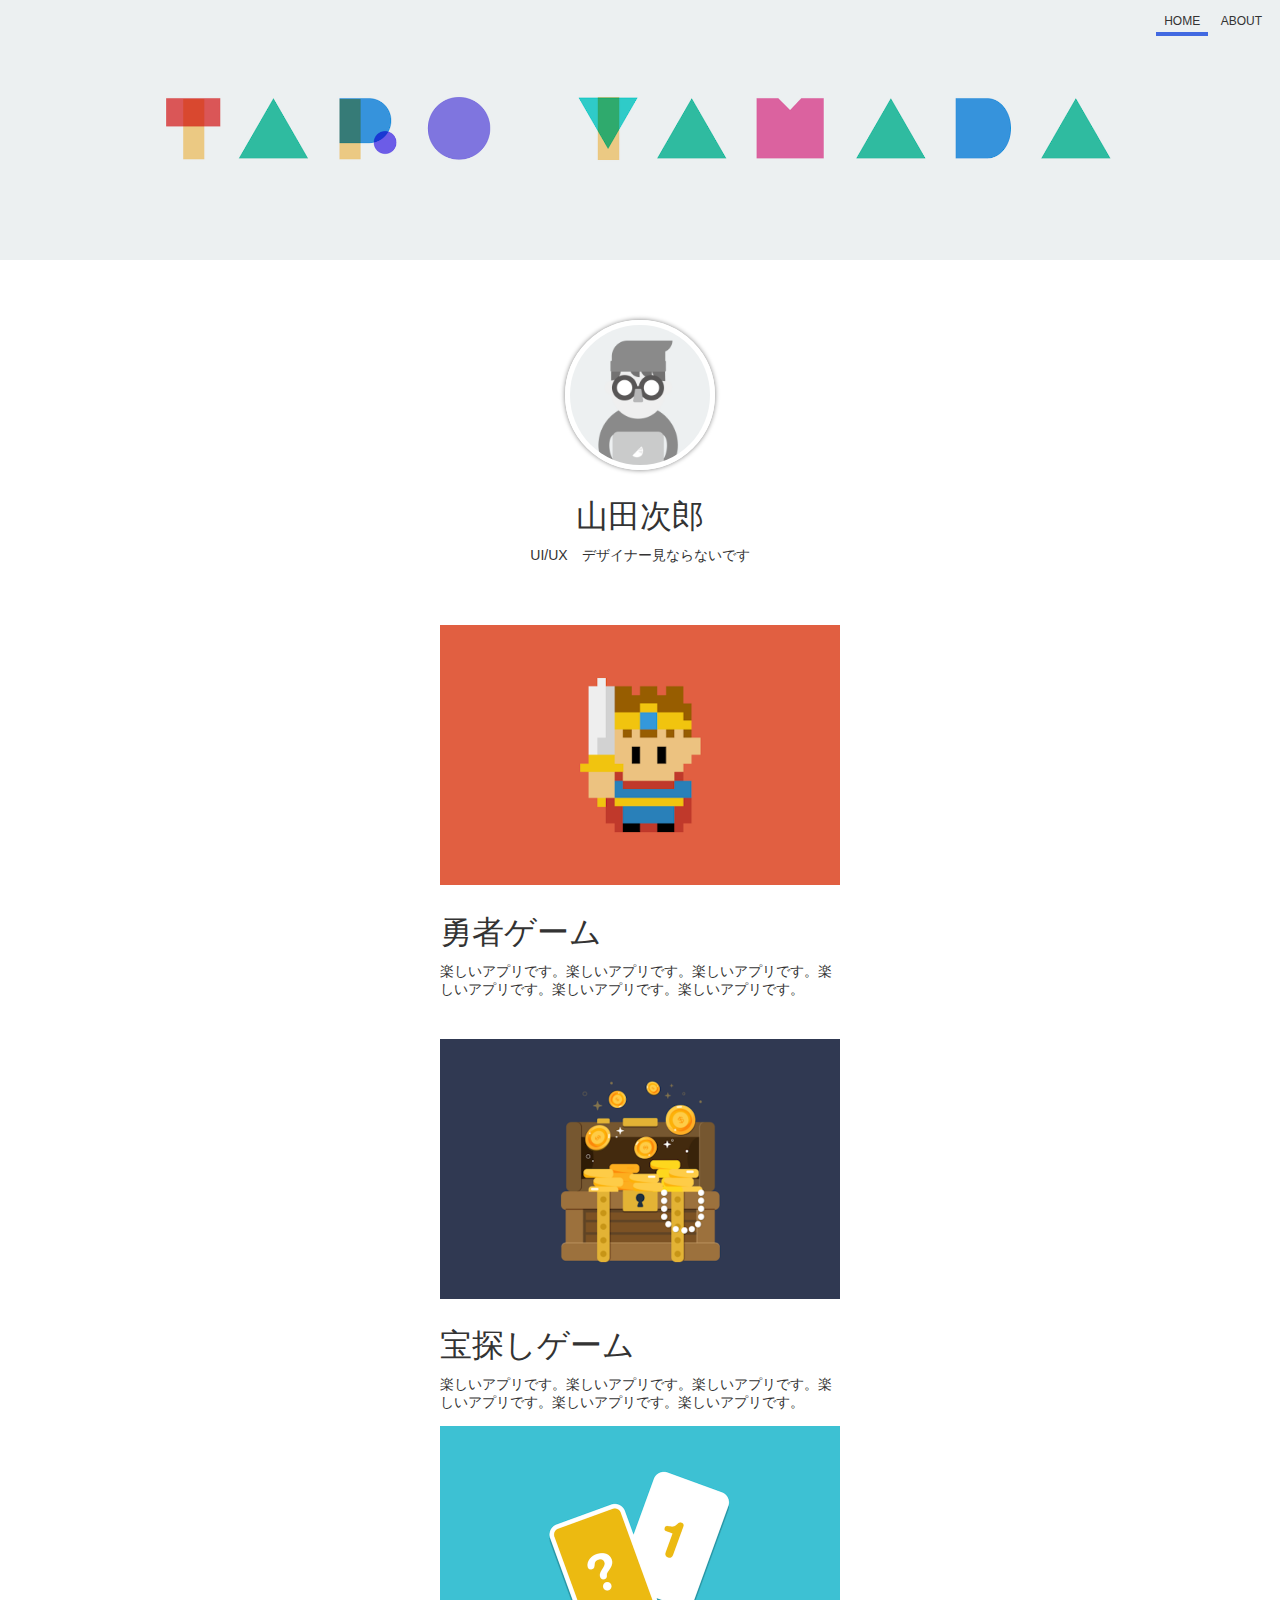
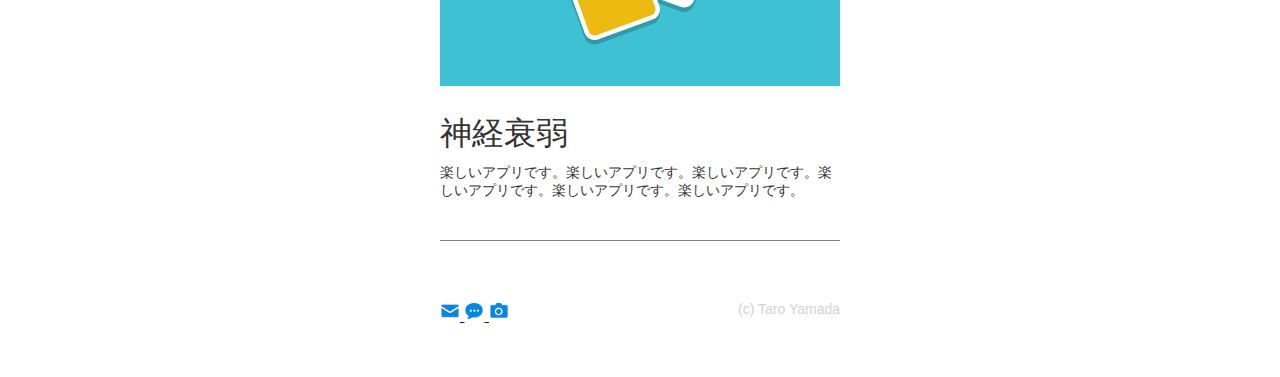
<file: public/index.html>
<!DOCTYPE html>
<html lang="ja">
  <head>
    <meta charset="utf-8">
    <title>太郎のポートフォリオサイト</title>
    <link rel="icon" href="img/favicon.ico">
    <meta name="description" content="太郎のポートフォリオサイトです。">

 <!--	<style>

	</style> -->

	<link rel="stylesheet" href="css/styles.css">
  </head>

  <body>
     <header>

     <nav>
       <ul>

           <li class='current'>
             <a href="index.html">
               HOME
             </a>
           </li>

           <li>
             <a href="about.html">
               ABOUT
             </a>
           </li>

       </ul>
     </nav>


     </header>


    <section>

    <img src="img/taro.png" width="140" height="140" alt="太郎のアイコン" class='icon'>
    <h1>山田次郎</h1>
    <p>UI/UX　デザイナー見ならないです</p>

		<div class='works'>
    <section>
      <img src="img/work1.png" width="400" height="260" alt="勇者ゲーム">
      <h1>勇者ゲーム</h1>
      <p>楽しいアプリです。楽しいアプリです。楽しいアプリです。楽しいアプリです。楽しいアプリです。楽しいアプリです。</p>
    </section>

    <section>
      <img src="img/work2.png" width="400" height="260" alt="宝さがしゲーム">
      <h1>宝探しゲーム</h1>
      <p>楽しいアプリです。楽しいアプリです。楽しいアプリです。楽しいアプリです。楽しいアプリです。楽しいアプリです。</p>
    </seciton>

    <section>
      <img src="img/work3.png" width="400" height="260" alt="神経衰弱">
      <h1>神経衰弱</h1>
      <p>楽しいアプリです。楽しいアプリです。楽しいアプリです。楽しいアプリです。楽しいアプリです。楽しいアプリです。</p>
    </seciton>
		</div>

    </section>
		

    <footer>
    <ul>
      <a href="mailto:salmonhypnosis@gmail.com" target="_blank">
        <li><img src="img/mail.png" width="20" height="20" alt="メール送信"></li>
      </a>

      <a href="https://dotinstall.com" target="_blank">
        <li><img src="img/blog.png" width="20" height="20" alt="ブログサイトへ"></li>
      </a>

      <a href="https://dotinstall.com" target="_blank"">
        <li><img src="img/photos.png" width="20" height="20" alt="写真サイトへ"></li>
      </a>

     </ul>


    <p>(c) Taro Yamada</p>
    </footer>



    </body>
</html>
</file>
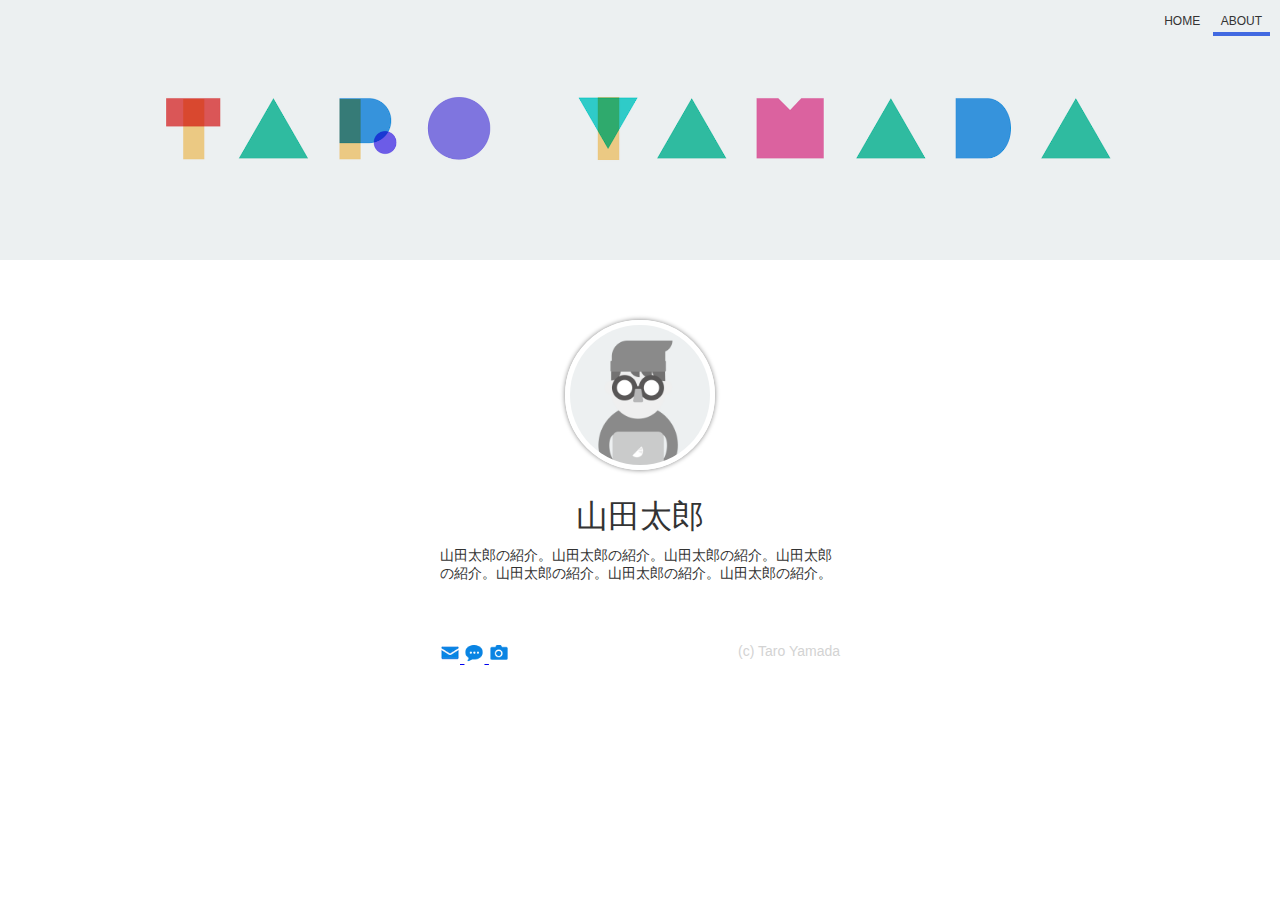
<file: public/about.html>
<!DOCTYPE html>
<html lang="ja">
  <head>
    <meta charset="utf-8">
    <title>山田太郎について</title>
    <link rel="icon" href="img/favicon.ico">
    <meta name="description" content="山田太郎について">

		<link rel="stylesheet" href="css/styles.css">

  </head>

  <body>
     <header>

     <nav>
       <ul>

           <li>
             <a href="index.html">
               HOME
             </a>
           </li>

           <li class='current'>
             <a href="about.html">
               ABOUT
             </a>
           </li>

       </ul>

  

     </nav>

     </header>


    <section class='about'>

    <img src="img/taro.png" width="140" height="140" alt="太郎のアイコン" class='icon'>
    <h1>山田太郎</h1>
    <p>山田太郎の紹介。山田太郎の紹介。山田太郎の紹介。山田太郎の紹介。山田太郎の紹介。山田太郎の紹介。山田太郎の紹介。</p>

    </section>


    <footer>
    <ul>
      <a href="mailto:salmonhypnosis@gmail.com" target="_blank">
        <li><img src="img/mail.png" width="20" height="20" alt="メール送信"></li>
      </a>

      <a href="https://dotinstall.com" target="_blank">
        <li><img src="img/blog.png" width="20" height="20" alt="ブログサイトへ"></li>
      </a>

      <a href="https://dotinstall.com" target="_blank"">
        <li><img src="img/photos.png" width="20" height="20" alt="写真サイトへ"></li>
      </a>

     </ul>


    <p>(c) Taro Yamada</p>
    </footer>



    </body>
</html>
</file>
<file: public/css/styles.css>
body {
			color:#333;
			font-family:Verdana, sans-serif;
			margin:0;
			}

		header {
			text-align:right;
			padding:10px;
			background-image:url(../img/header.png);
			height:240px;
			background-size:cover;
			background-position:50% 50%;
			margin-bottom:60px;
			
		}

		header ul {
			margin:0;
			list-style-type:none;
			padding-left:0;
			}

		header li {
			display:inline-block;		
			padding:4px 8px;
			font-size:12px;
			}

		header li > a {
			text-decoration: none;
			color:inherit;
			}

		header li > a :hover {
			color:royalblue;

			}

		.current {
			border-bottom: 4px solid royalblue; 

			}

		section {
			text-align:center;

			}

		section h1 {
			font-weight:normal;
			margin-bottom:8px;

			}

		section p {
			margin-top:0;
			font-size:14px;
			
			}

			.icon {
				border-radius: 50%;
				border: 5px solid white;
				box-shadow: 0 0 5px gray;

			}

			.works {
				width: 400px;
				margin: 60px auto;
				border-bottom: 1px solid gray;
				}
			.works h1,
			.works p{
				text-align: left;

				}
				.works > section {
				margin-bottom: 40px;


				}

				footer {
				width: 400px; 
				margin: 0 auto 60px;
				}



		footer ul {
			margin:0;
			list-style-type:none;
			padding-left:0;
			float:left ; 
			}

		footer li {
			display:inline-block;		
	
			}



		footer li > a :hover {
				opacity: 0.6;

			}

		footer p {
			color: lightgray;
			font-size: 14px;
			text-align: right;
}



		.about {
			width: 400px;
			margin: 0 auto 60px;
			}

			.about p {
			text-align: left;

			}
</file>
